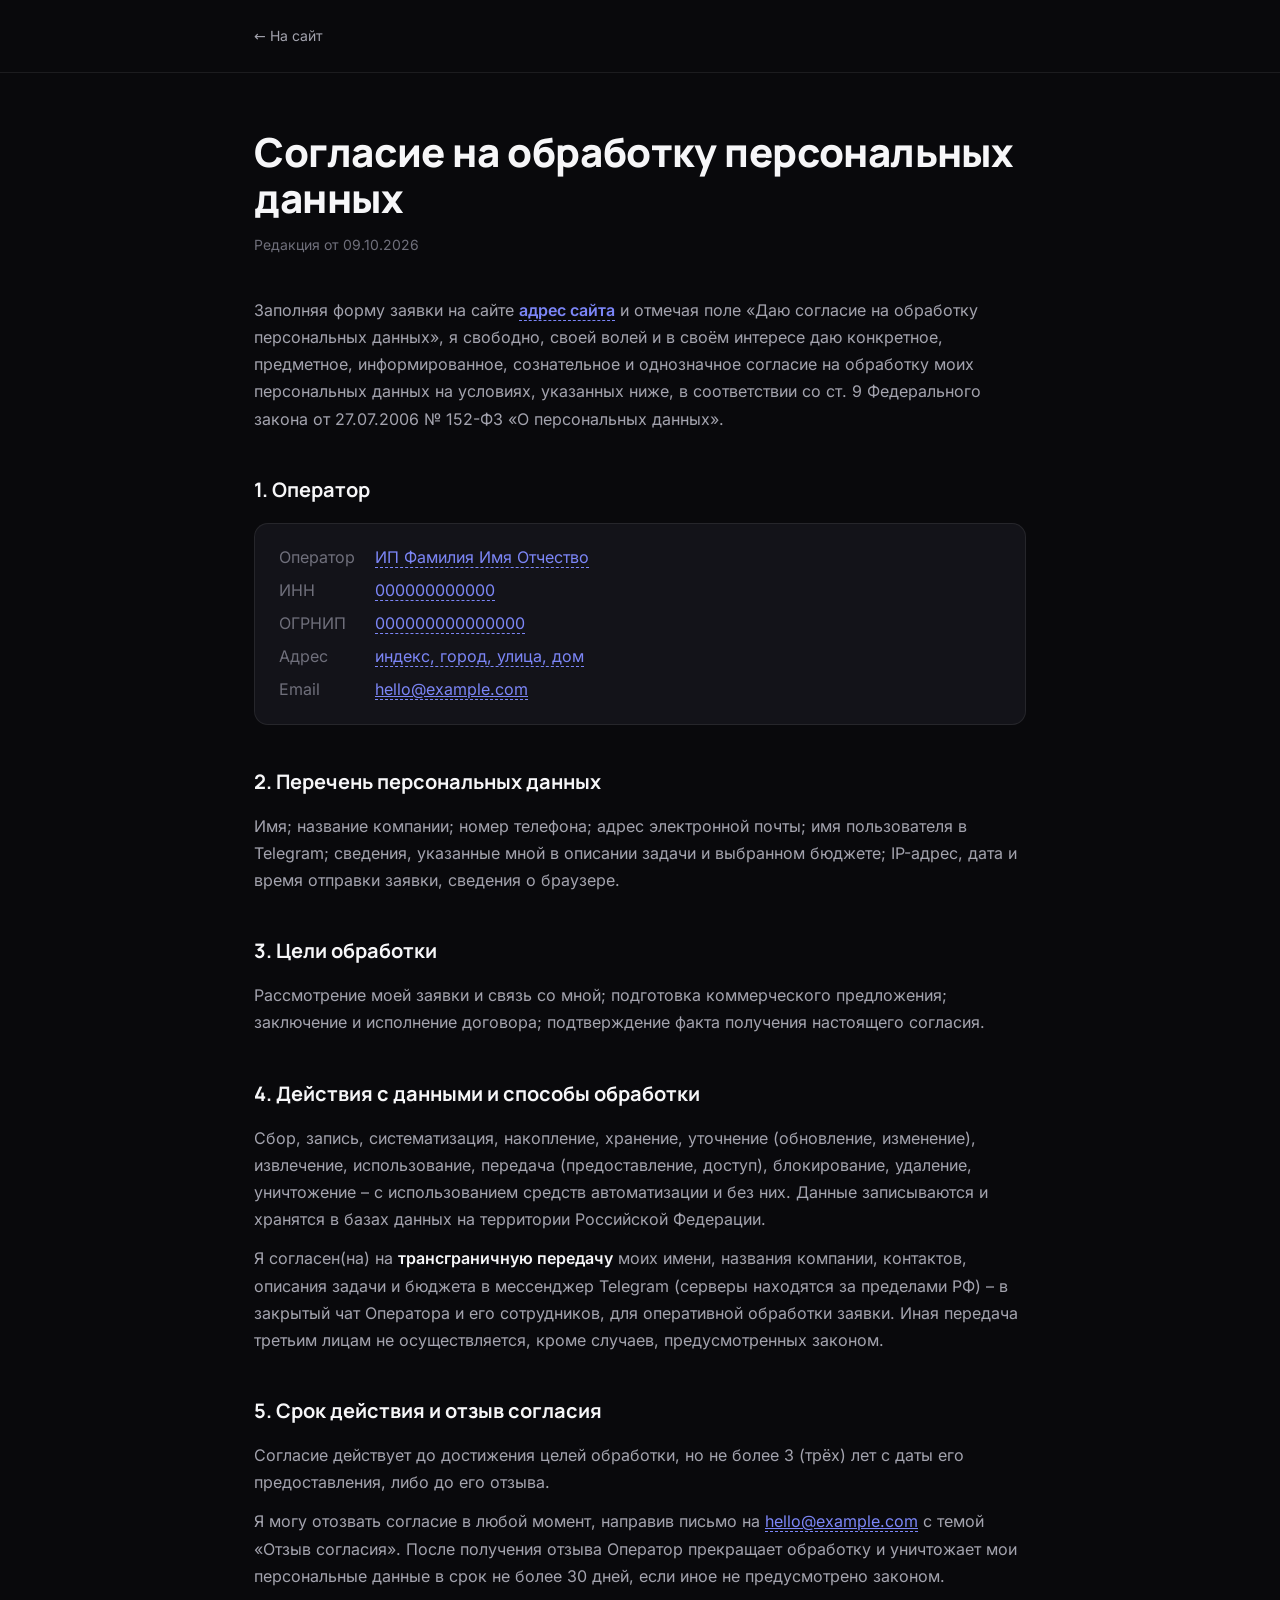
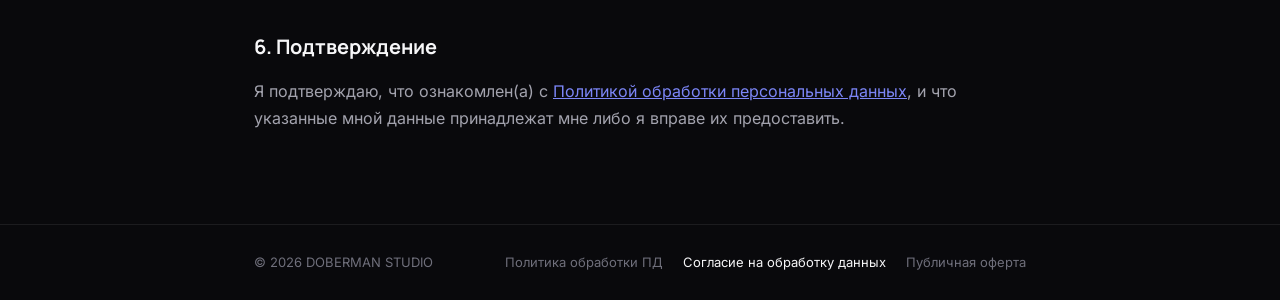
<file: consent.html>
<!DOCTYPE html>
<html lang="ru">
<head>
<meta charset="UTF-8">
<meta name="viewport" content="width=device-width, initial-scale=1.0">
<title>Согласие на обработку персональных данных – DOBERMAN</title>
<meta name="robots" content="noindex">
<link rel="icon" href="img/favicon.svg?v=2" type="image/svg+xml">
<link rel="icon" href="img/favicon-32.png?v=2" sizes="32x32" type="image/png">
<link rel="apple-touch-icon" href="img/apple-touch-icon.png?v=2">
<link rel="stylesheet" href="fonts/fonts.css">
<link rel="stylesheet" href="legal.css">
</head>
<body>

<header>
  <div class="wrap">
    <a class="back" href="index.html">← На сайт</a>
  </div>
</header>

<main>
  <div class="wrap">
    <h1>Согласие на обработку персональных данных</h1>
    <p class="meta">Редакция от 09.10.2026</p>

    <p>Заполняя форму заявки на сайте <b class="ph">адрес сайта</b> и отмечая поле «Даю согласие на обработку персональных данных», я свободно, своей волей и в своём интересе даю конкретное, предметное, информированное, сознательное и однозначное согласие на обработку моих персональных данных на условиях, указанных ниже, в соответствии со ст. 9 Федерального закона от 27.07.2006 № 152-ФЗ «О персональных данных».</p>

    <h2>1. Оператор</h2>
    <div class="card">
      <dl>
        <dt>Оператор</dt><dd><span class="ph">ИП Фамилия Имя Отчество</span></dd>
        <dt>ИНН</dt><dd><span class="ph">000000000000</span></dd>
        <dt>ОГРНИП</dt><dd><span class="ph">000000000000000</span></dd>
        <dt>Адрес</dt><dd><span class="ph">индекс, город, улица, дом</span></dd>
        <dt>Email</dt><dd><a href="mailto:hello@example.com"><span class="ph">hello@example.com</span></a></dd>
      </dl>
    </div>

    <h2>2. Перечень персональных данных</h2>
    <p>Имя; название компании; номер телефона; адрес электронной почты; имя пользователя в Telegram; сведения, указанные мной в описании задачи и выбранном бюджете; IP-адрес, дата и время отправки заявки, сведения о браузере.</p>

    <h2>3. Цели обработки</h2>
    <p>Рассмотрение моей заявки и связь со мной; подготовка коммерческого предложения; заключение и исполнение договора; подтверждение факта получения настоящего согласия.</p>

    <h2>4. Действия с данными и способы обработки</h2>
    <p>Сбор, запись, систематизация, накопление, хранение, уточнение (обновление, изменение), извлечение, использование, передача (предоставление, доступ), блокирование, удаление, уничтожение – с использованием средств автоматизации и без них. Данные записываются и хранятся в базах данных на территории Российской Федерации.</p>
    <p>Я согласен(на) на <b>трансграничную передачу</b> моих имени, названия компании, контактов, описания задачи и бюджета в мессенджер Telegram (серверы находятся за пределами РФ) – в закрытый чат Оператора и его сотрудников, для оперативной обработки заявки. Иная передача третьим лицам не осуществляется, кроме случаев, предусмотренных законом.</p>

    <h2>5. Срок действия и отзыв согласия</h2>
    <p>Согласие действует до достижения целей обработки, но не более 3 (трёх) лет с даты его предоставления, либо до его отзыва.</p>
    <p>Я могу отозвать согласие в любой момент, направив письмо на <a href="mailto:hello@example.com"><span class="ph">hello@example.com</span></a> с темой «Отзыв согласия». После получения отзыва Оператор прекращает обработку и уничтожает мои персональные данные в срок не более 30 дней, если иное не предусмотрено законом.</p>

    <h2>6. Подтверждение</h2>
    <p>Я подтверждаю, что ознакомлен(а) с <a href="privacy.html">Политикой обработки персональных данных</a>, и что указанные мной данные принадлежат мне либо я вправе их предоставить.</p>
  </div>
</main>

<footer>
  <div class="wrap">
    <span>© 2026 DOBERMAN STUDIO</span>
    <nav>
      <a href="privacy.html">Политика обработки ПД</a>
      <a href="consent.html" aria-current="page">Согласие на обработку данных</a>
      <a href="offer.html">Публичная оферта</a>
    </nav>
  </div>
</footer>

</body>
</html>
</file>
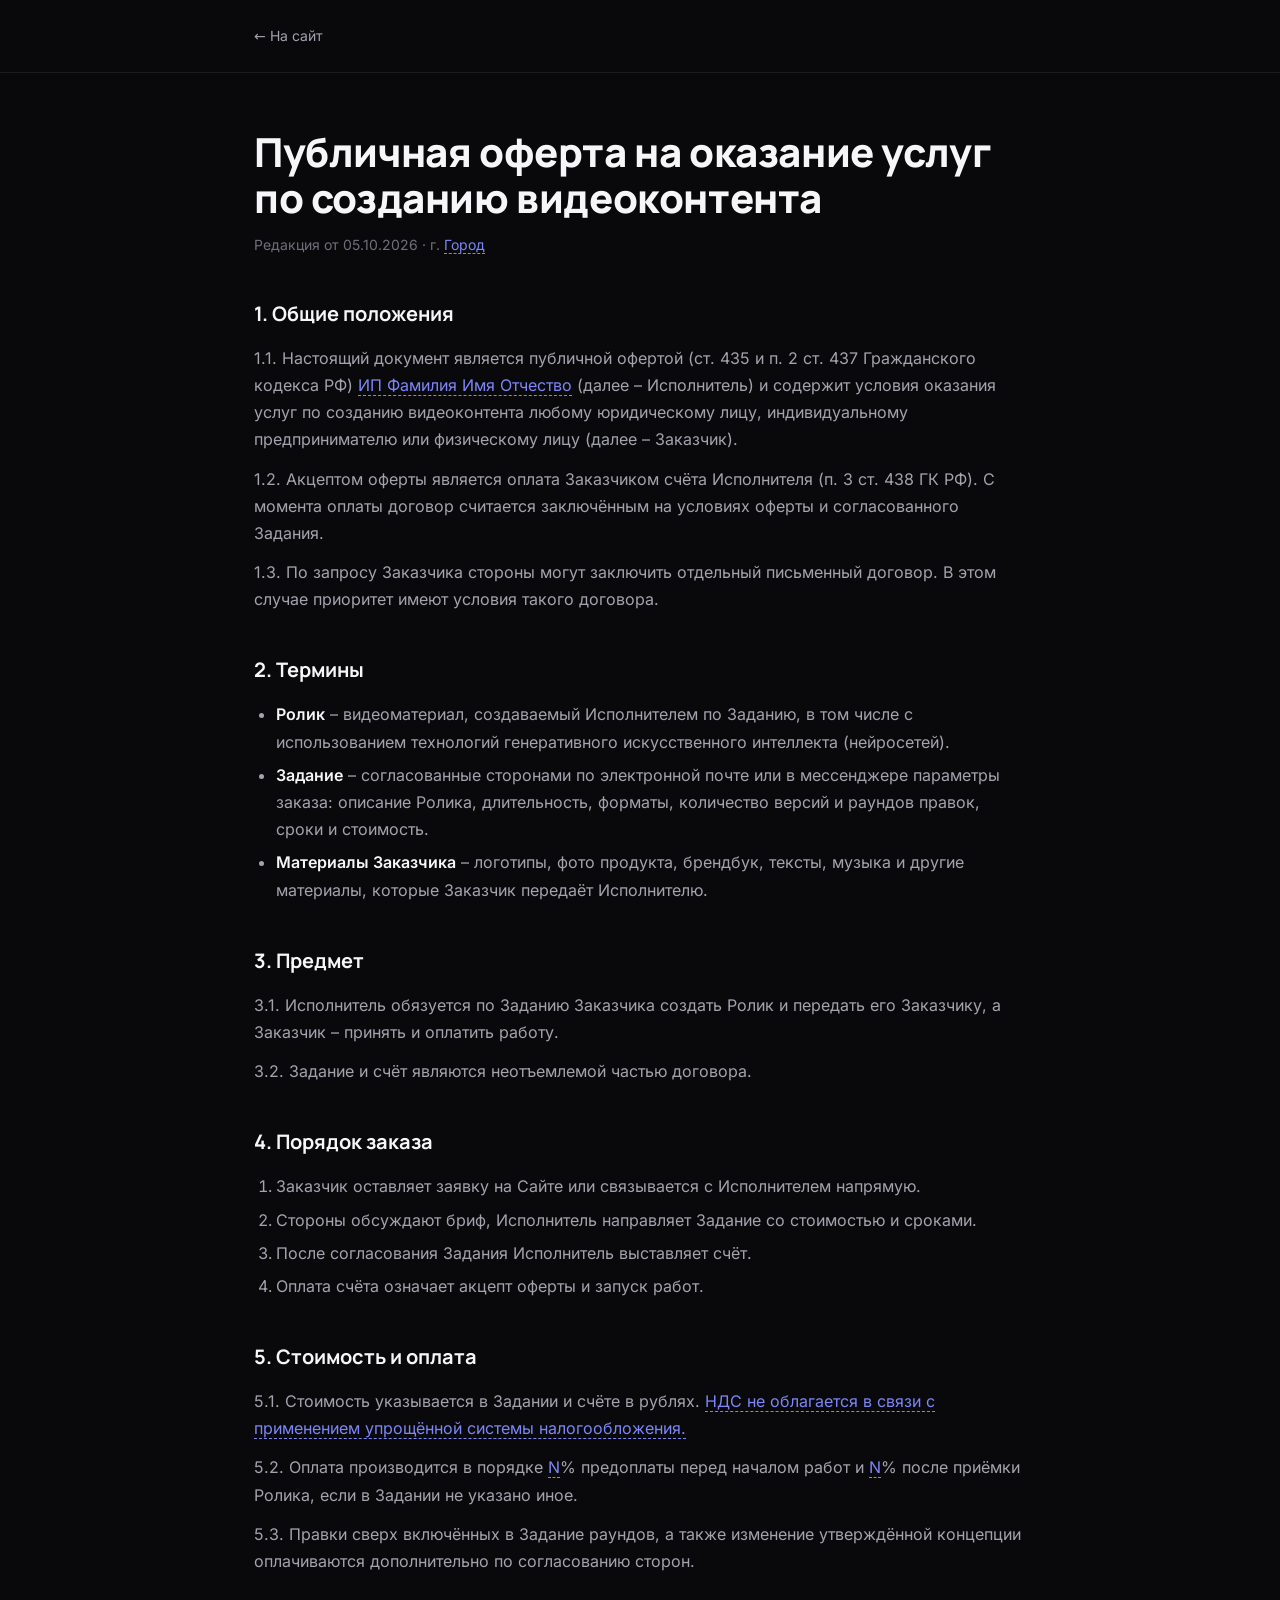
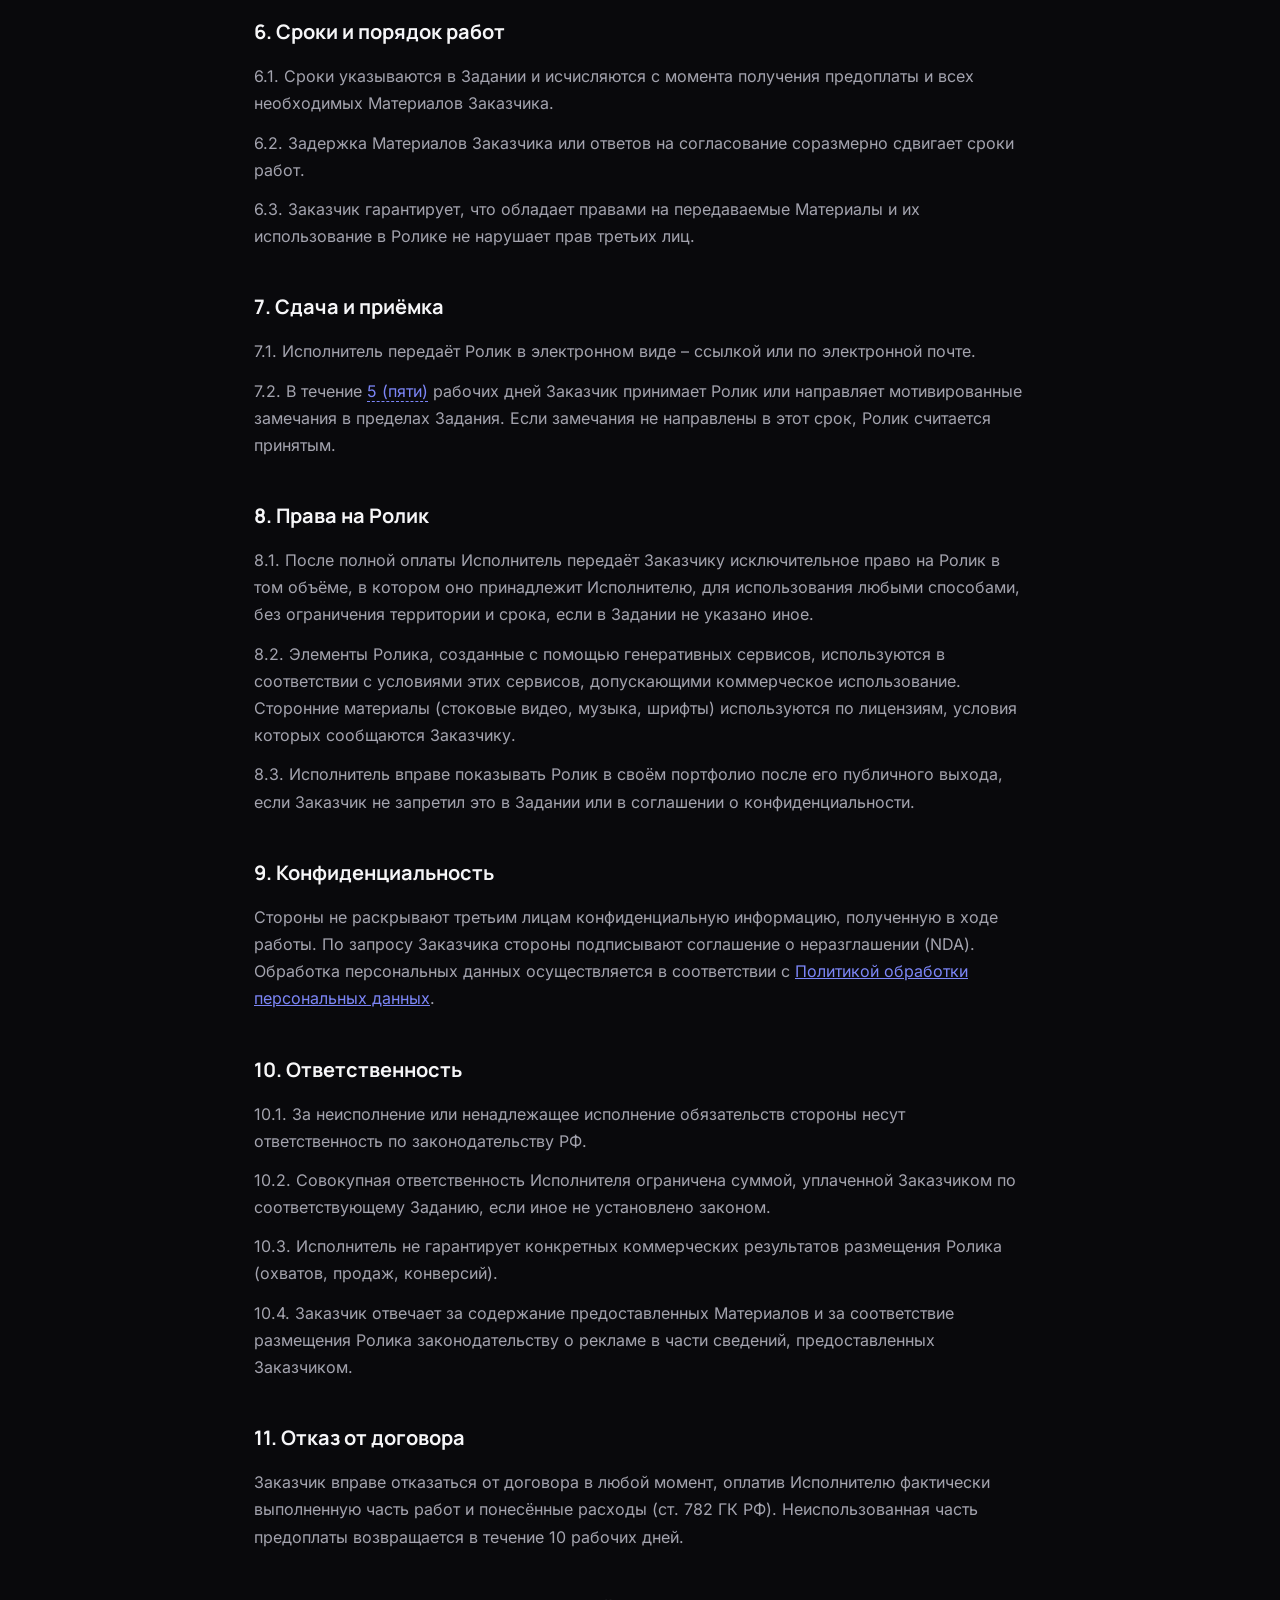
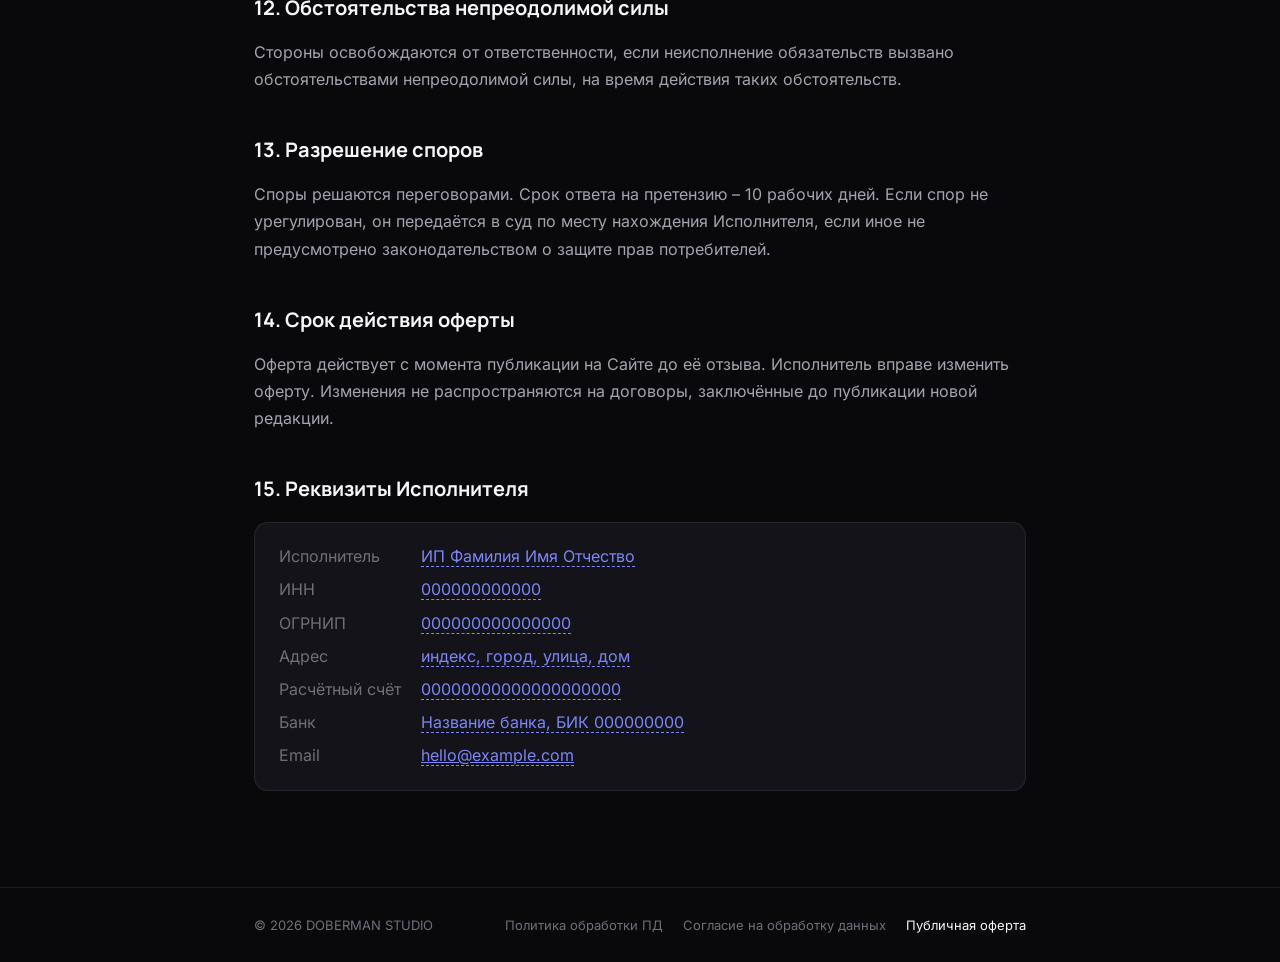
<file: offer.html>
<!DOCTYPE html>
<html lang="ru">
<head>
<meta charset="UTF-8">
<meta name="viewport" content="width=device-width, initial-scale=1.0">
<title>Публичная оферта – DOBERMAN</title>
<meta name="robots" content="noindex">
<link rel="icon" href="img/favicon.svg?v=2" type="image/svg+xml">
<link rel="icon" href="img/favicon-32.png?v=2" sizes="32x32" type="image/png">
<link rel="apple-touch-icon" href="img/apple-touch-icon.png?v=2">
<link rel="stylesheet" href="fonts/fonts.css">
<link rel="stylesheet" href="legal.css">
</head>
<body>

<header>
  <div class="wrap">
    <a class="back" href="index.html">← На сайт</a>
  </div>
</header>

<main>
  <div class="wrap">
    <h1>Публичная оферта на оказание услуг по созданию видеоконтента</h1>
    <p class="meta">Редакция от 05.10.2026 · г. <span class="ph">Город</span></p>

    <h2>1. Общие положения</h2>
    <p>1.1. Настоящий документ является публичной офертой (ст. 435 и п. 2 ст. 437 Гражданского кодекса РФ) <span class="ph">ИП Фамилия Имя Отчество</span> (далее – Исполнитель) и содержит условия оказания услуг по созданию видеоконтента любому юридическому лицу, индивидуальному предпринимателю или физическому лицу (далее – Заказчик).</p>
    <p>1.2. Акцептом оферты является оплата Заказчиком счёта Исполнителя (п. 3 ст. 438 ГК РФ). С момента оплаты договор считается заключённым на условиях оферты и согласованного Задания.</p>
    <p>1.3. По запросу Заказчика стороны могут заключить отдельный письменный договор. В этом случае приоритет имеют условия такого договора.</p>

    <h2>2. Термины</h2>
    <ul>
      <li><b>Ролик</b> – видеоматериал, создаваемый Исполнителем по Заданию, в том числе с использованием технологий генеративного искусственного интеллекта (нейросетей).</li>
      <li><b>Задание</b> – согласованные сторонами по электронной почте или в мессенджере параметры заказа: описание Ролика, длительность, форматы, количество версий и раундов правок, сроки и стоимость.</li>
      <li><b>Материалы Заказчика</b> – логотипы, фото продукта, брендбук, тексты, музыка и другие материалы, которые Заказчик передаёт Исполнителю.</li>
    </ul>

    <h2>3. Предмет</h2>
    <p>3.1. Исполнитель обязуется по Заданию Заказчика создать Ролик и передать его Заказчику, а Заказчик – принять и оплатить работу.</p>
    <p>3.2. Задание и счёт являются неотъемлемой частью договора.</p>

    <h2>4. Порядок заказа</h2>
    <ol>
      <li>Заказчик оставляет заявку на Сайте или связывается с Исполнителем напрямую.</li>
      <li>Стороны обсуждают бриф, Исполнитель направляет Задание со стоимостью и сроками.</li>
      <li>После согласования Задания Исполнитель выставляет счёт.</li>
      <li>Оплата счёта означает акцепт оферты и запуск работ.</li>
    </ol>

    <h2>5. Стоимость и оплата</h2>
    <p>5.1. Стоимость указывается в Задании и счёте в рублях. <span class="ph">НДС не облагается в связи с применением упрощённой системы налогообложения.</span></p>
    <p>5.2. Оплата производится в порядке <span class="ph">N</span>% предоплаты перед началом работ и <span class="ph">N</span>% после приёмки Ролика, если в Задании не указано иное.</p>
    <p>5.3. Правки сверх включённых в Задание раундов, а также изменение утверждённой концепции оплачиваются дополнительно по согласованию сторон.</p>

    <h2>6. Сроки и порядок работ</h2>
    <p>6.1. Сроки указываются в Задании и исчисляются с момента получения предоплаты и всех необходимых Материалов Заказчика.</p>
    <p>6.2. Задержка Материалов Заказчика или ответов на согласование соразмерно сдвигает сроки работ.</p>
    <p>6.3. Заказчик гарантирует, что обладает правами на передаваемые Материалы и их использование в Ролике не нарушает прав третьих лиц.</p>

    <h2>7. Сдача и приёмка</h2>
    <p>7.1. Исполнитель передаёт Ролик в электронном виде – ссылкой или по электронной почте.</p>
    <p>7.2. В течение <span class="ph">5 (пяти)</span> рабочих дней Заказчик принимает Ролик или направляет мотивированные замечания в пределах Задания. Если замечания не направлены в этот срок, Ролик считается принятым.</p>

    <h2>8. Права на Ролик</h2>
    <p>8.1. После полной оплаты Исполнитель передаёт Заказчику исключительное право на Ролик в том объёме, в котором оно принадлежит Исполнителю, для использования любыми способами, без ограничения территории и срока, если в Задании не указано иное.</p>
    <p>8.2. Элементы Ролика, созданные с помощью генеративных сервисов, используются в соответствии с условиями этих сервисов, допускающими коммерческое использование. Сторонние материалы (стоковые видео, музыка, шрифты) используются по лицензиям, условия которых сообщаются Заказчику.</p>
    <p>8.3. Исполнитель вправе показывать Ролик в своём портфолио после его публичного выхода, если Заказчик не запретил это в Задании или в соглашении о конфиденциальности.</p>

    <h2>9. Конфиденциальность</h2>
    <p>Стороны не раскрывают третьим лицам конфиденциальную информацию, полученную в ходе работы. По запросу Заказчика стороны подписывают соглашение о неразглашении (NDA). Обработка персональных данных осуществляется в соответствии с <a href="privacy.html">Политикой обработки персональных данных</a>.</p>

    <h2>10. Ответственность</h2>
    <p>10.1. За неисполнение или ненадлежащее исполнение обязательств стороны несут ответственность по законодательству РФ.</p>
    <p>10.2. Совокупная ответственность Исполнителя ограничена суммой, уплаченной Заказчиком по соответствующему Заданию, если иное не установлено законом.</p>
    <p>10.3. Исполнитель не гарантирует конкретных коммерческих результатов размещения Ролика (охватов, продаж, конверсий).</p>
    <p>10.4. Заказчик отвечает за содержание предоставленных Материалов и за соответствие размещения Ролика законодательству о рекламе в части сведений, предоставленных Заказчиком.</p>

    <h2>11. Отказ от договора</h2>
    <p>Заказчик вправе отказаться от договора в любой момент, оплатив Исполнителю фактически выполненную часть работ и понесённые расходы (ст. 782 ГК РФ). Неиспользованная часть предоплаты возвращается в течение 10 рабочих дней.</p>

    <h2>12. Обстоятельства непреодолимой силы</h2>
    <p>Стороны освобождаются от ответственности, если неисполнение обязательств вызвано обстоятельствами непреодолимой силы, на время действия таких обстоятельств.</p>

    <h2>13. Разрешение споров</h2>
    <p>Споры решаются переговорами. Срок ответа на претензию – 10 рабочих дней. Если спор не урегулирован, он передаётся в суд по месту нахождения Исполнителя, если иное не предусмотрено законодательством о защите прав потребителей.</p>

    <h2>14. Срок действия оферты</h2>
    <p>Оферта действует с момента публикации на Сайте до её отзыва. Исполнитель вправе изменить оферту. Изменения не распространяются на договоры, заключённые до публикации новой редакции.</p>

    <h2>15. Реквизиты Исполнителя</h2>
    <div class="card">
      <dl>
        <dt>Исполнитель</dt><dd><span class="ph">ИП Фамилия Имя Отчество</span></dd>
        <dt>ИНН</dt><dd><span class="ph">000000000000</span></dd>
        <dt>ОГРНИП</dt><dd><span class="ph">000000000000000</span></dd>
        <dt>Адрес</dt><dd><span class="ph">индекс, город, улица, дом</span></dd>
        <dt>Расчётный счёт</dt><dd><span class="ph">00000000000000000000</span></dd>
        <dt>Банк</dt><dd><span class="ph">Название банка, БИК 000000000</span></dd>
        <dt>Email</dt><dd><a href="mailto:hello@example.com"><span class="ph">hello@example.com</span></a></dd>
      </dl>
    </div>
  </div>
</main>

<footer>
  <div class="wrap">
    <span>© 2026 DOBERMAN STUDIO</span>
    <nav>
      <a href="privacy.html">Политика обработки ПД</a>
      <a href="consent.html">Согласие на обработку данных</a>
      <a href="offer.html" aria-current="page">Публичная оферта</a>
    </nav>
  </div>
</footer>

</body>
</html>
</file>
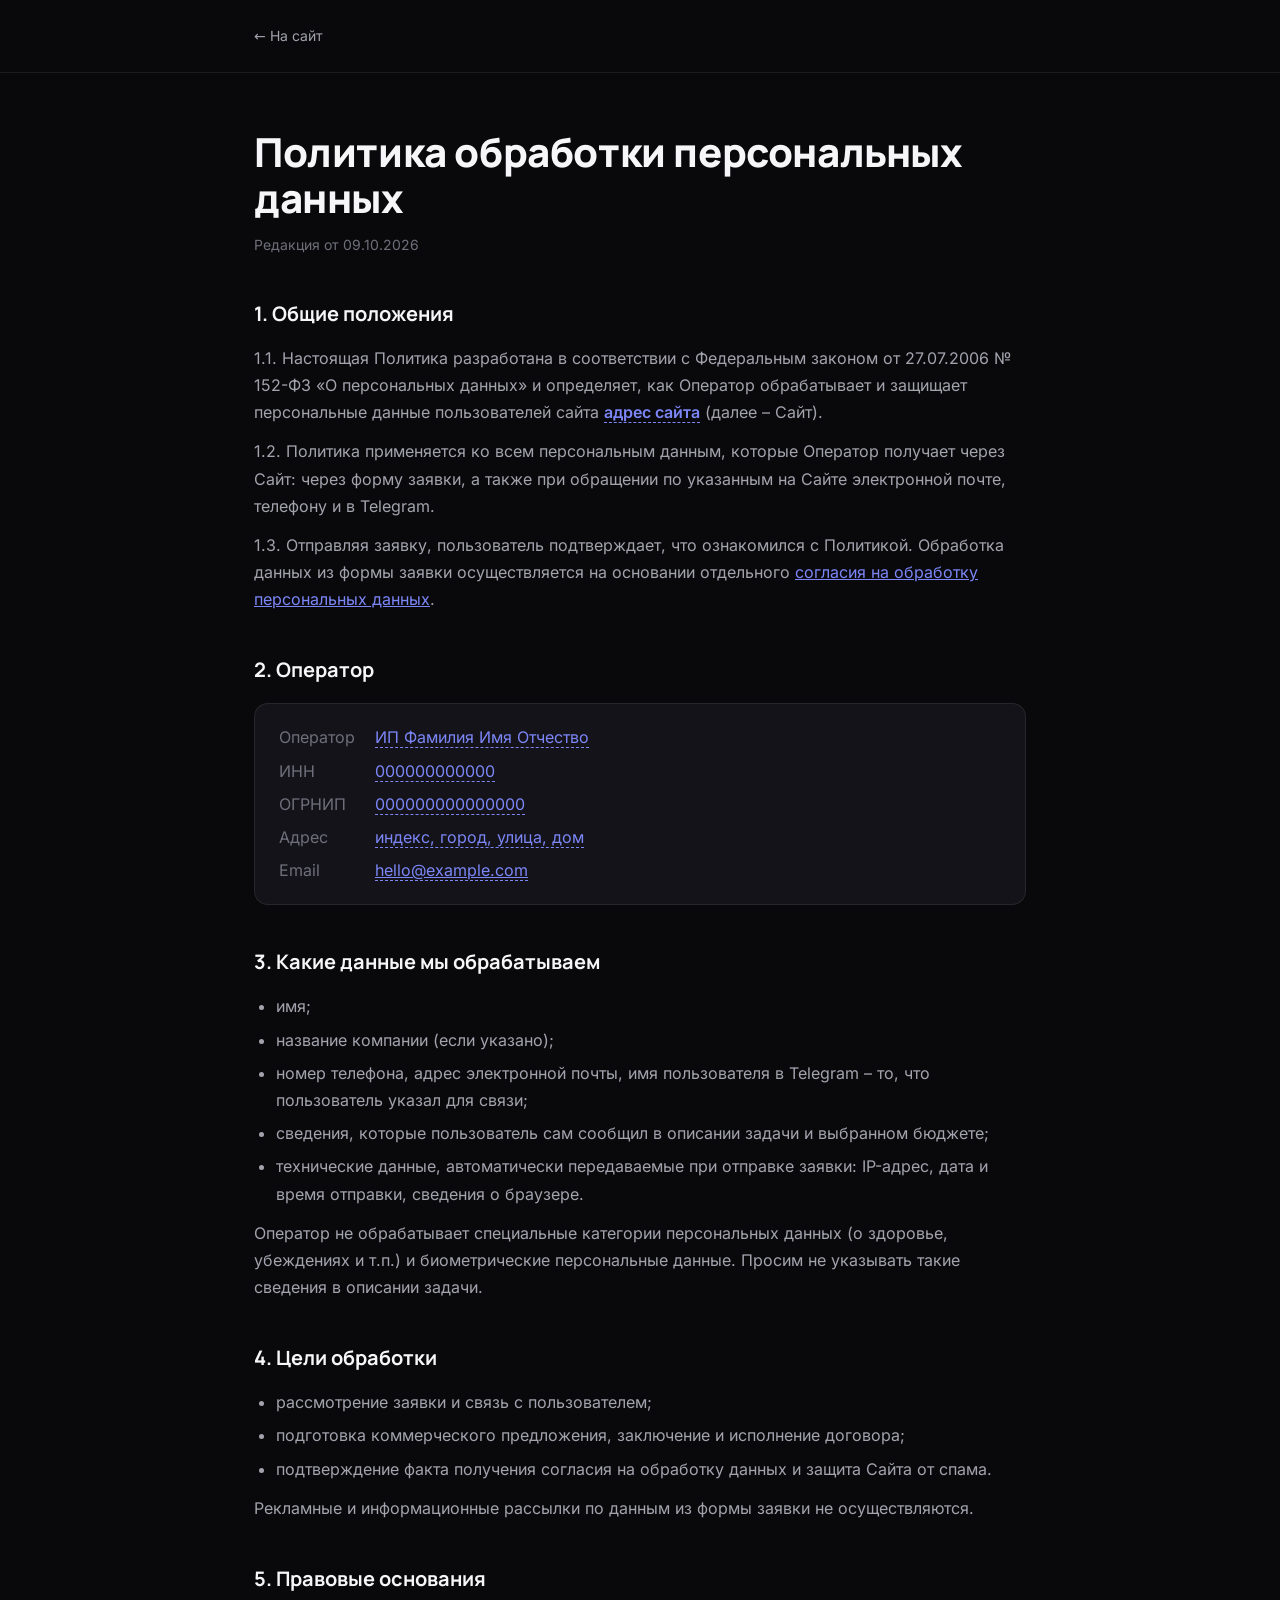
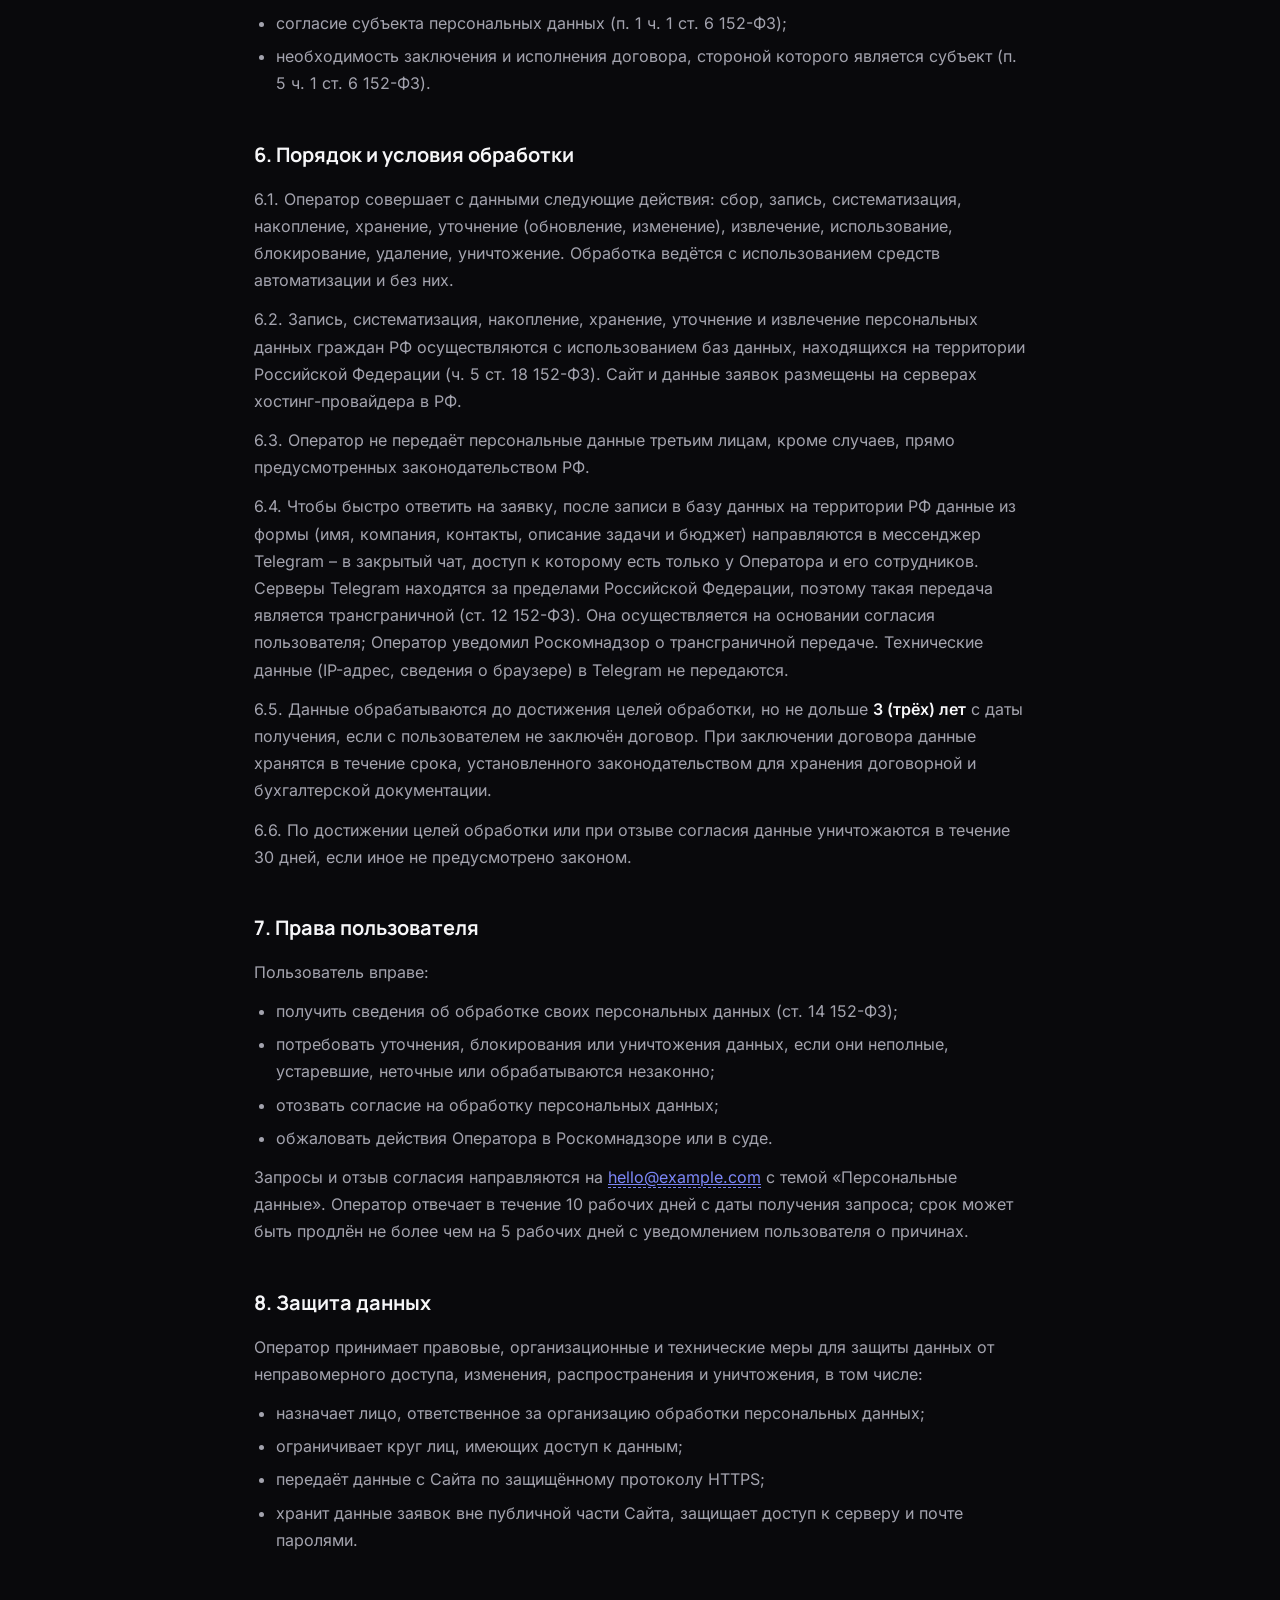
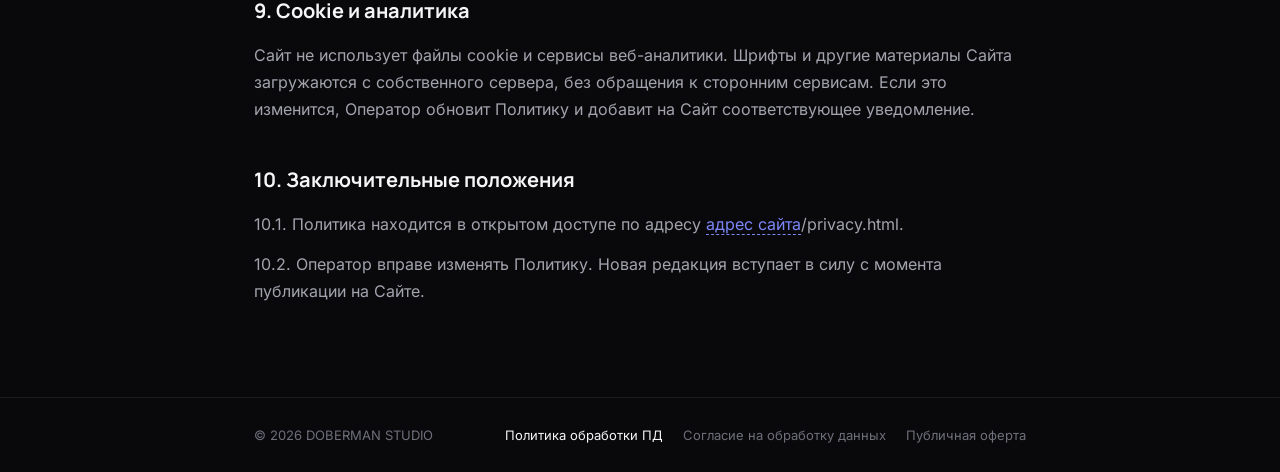
<file: privacy.html>
<!DOCTYPE html>
<html lang="ru">
<head>
<meta charset="UTF-8">
<meta name="viewport" content="width=device-width, initial-scale=1.0">
<title>Политика обработки персональных данных – DOBERMAN</title>
<meta name="robots" content="noindex">
<link rel="icon" href="img/favicon.svg?v=2" type="image/svg+xml">
<link rel="icon" href="img/favicon-32.png?v=2" sizes="32x32" type="image/png">
<link rel="apple-touch-icon" href="img/apple-touch-icon.png?v=2">
<link rel="stylesheet" href="fonts/fonts.css">
<link rel="stylesheet" href="legal.css">
</head>
<body>

<header>
  <div class="wrap">
    <a class="back" href="index.html">← На сайт</a>
  </div>
</header>

<main>
  <div class="wrap">
    <h1>Политика обработки персональных данных</h1>
    <p class="meta">Редакция от 09.10.2026</p>

    <h2>1. Общие положения</h2>
    <p>1.1. Настоящая Политика разработана в соответствии с Федеральным законом от 27.07.2006 № 152-ФЗ «О персональных данных» и определяет, как Оператор обрабатывает и защищает персональные данные пользователей сайта <b class="ph">адрес сайта</b> (далее – Сайт).</p>
    <p>1.2. Политика применяется ко всем персональным данным, которые Оператор получает через Сайт: через форму заявки, а также при обращении по указанным на Сайте электронной почте, телефону и в Telegram.</p>
    <p>1.3. Отправляя заявку, пользователь подтверждает, что ознакомился с Политикой. Обработка данных из формы заявки осуществляется на основании отдельного <a href="consent.html">согласия на обработку персональных данных</a>.</p>

    <h2>2. Оператор</h2>
    <div class="card">
      <dl>
        <dt>Оператор</dt><dd><span class="ph">ИП Фамилия Имя Отчество</span></dd>
        <dt>ИНН</dt><dd><span class="ph">000000000000</span></dd>
        <dt>ОГРНИП</dt><dd><span class="ph">000000000000000</span></dd>
        <dt>Адрес</dt><dd><span class="ph">индекс, город, улица, дом</span></dd>
        <dt>Email</dt><dd><a href="mailto:hello@example.com"><span class="ph">hello@example.com</span></a></dd>
      </dl>
    </div>

    <h2>3. Какие данные мы обрабатываем</h2>
    <ul>
      <li>имя;</li>
      <li>название компании (если указано);</li>
      <li>номер телефона, адрес электронной почты, имя пользователя в Telegram – то, что пользователь указал для связи;</li>
      <li>сведения, которые пользователь сам сообщил в описании задачи и выбранном бюджете;</li>
      <li>технические данные, автоматически передаваемые при отправке заявки: IP-адрес, дата и время отправки, сведения о браузере.</li>
    </ul>
    <p>Оператор не обрабатывает специальные категории персональных данных (о здоровье, убеждениях и т.п.) и биометрические персональные данные. Просим не указывать такие сведения в описании задачи.</p>

    <h2>4. Цели обработки</h2>
    <ul>
      <li>рассмотрение заявки и связь с пользователем;</li>
      <li>подготовка коммерческого предложения, заключение и исполнение договора;</li>
      <li>подтверждение факта получения согласия на обработку данных и защита Сайта от спама.</li>
    </ul>
    <p>Рекламные и информационные рассылки по данным из формы заявки не осуществляются.</p>

    <h2>5. Правовые основания</h2>
    <ul>
      <li>согласие субъекта персональных данных (п. 1 ч. 1 ст. 6 152-ФЗ);</li>
      <li>необходимость заключения и исполнения договора, стороной которого является субъект (п. 5 ч. 1 ст. 6 152-ФЗ).</li>
    </ul>

    <h2>6. Порядок и условия обработки</h2>
    <p>6.1. Оператор совершает с данными следующие действия: сбор, запись, систематизация, накопление, хранение, уточнение (обновление, изменение), извлечение, использование, блокирование, удаление, уничтожение. Обработка ведётся с использованием средств автоматизации и без них.</p>
    <p>6.2. Запись, систематизация, накопление, хранение, уточнение и извлечение персональных данных граждан РФ осуществляются с использованием баз данных, находящихся на территории Российской Федерации (ч. 5 ст. 18 152-ФЗ). Сайт и данные заявок размещены на серверах хостинг-провайдера в РФ.</p>
    <p>6.3. Оператор не передаёт персональные данные третьим лицам, кроме случаев, прямо предусмотренных законодательством РФ.</p>
    <p>6.4. Чтобы быстро ответить на заявку, после записи в базу данных на территории РФ данные из формы (имя, компания, контакты, описание задачи и бюджет) направляются в мессенджер Telegram – в закрытый чат, доступ к которому есть только у Оператора и его сотрудников. Серверы Telegram находятся за пределами Российской Федерации, поэтому такая передача является трансграничной (ст. 12 152-ФЗ). Она осуществляется на основании согласия пользователя; Оператор уведомил Роскомнадзор о трансграничной передаче. Технические данные (IP-адрес, сведения о браузере) в Telegram не передаются.</p>
    <p>6.5. Данные обрабатываются до достижения целей обработки, но не дольше <b>3 (трёх) лет</b> с даты получения, если с пользователем не заключён договор. При заключении договора данные хранятся в течение срока, установленного законодательством для хранения договорной и бухгалтерской документации.</p>
    <p>6.6. По достижении целей обработки или при отзыве согласия данные уничтожаются в течение 30 дней, если иное не предусмотрено законом.</p>

    <h2>7. Права пользователя</h2>
    <p>Пользователь вправе:</p>
    <ul>
      <li>получить сведения об обработке своих персональных данных (ст. 14 152-ФЗ);</li>
      <li>потребовать уточнения, блокирования или уничтожения данных, если они неполные, устаревшие, неточные или обрабатываются незаконно;</li>
      <li>отозвать согласие на обработку персональных данных;</li>
      <li>обжаловать действия Оператора в Роскомнадзоре или в суде.</li>
    </ul>
    <p>Запросы и отзыв согласия направляются на <a href="mailto:hello@example.com"><span class="ph">hello@example.com</span></a> с темой «Персональные данные». Оператор отвечает в течение 10 рабочих дней с даты получения запроса; срок может быть продлён не более чем на 5 рабочих дней с уведомлением пользователя о причинах.</p>

    <h2>8. Защита данных</h2>
    <p>Оператор принимает правовые, организационные и технические меры для защиты данных от неправомерного доступа, изменения, распространения и уничтожения, в том числе:</p>
    <ul>
      <li>назначает лицо, ответственное за организацию обработки персональных данных;</li>
      <li>ограничивает круг лиц, имеющих доступ к данным;</li>
      <li>передаёт данные с Сайта по защищённому протоколу HTTPS;</li>
      <li>хранит данные заявок вне публичной части Сайта, защищает доступ к серверу и почте паролями.</li>
    </ul>

    <h2>9. Cookie и аналитика</h2>
    <p>Сайт не использует файлы cookie и сервисы веб-аналитики. Шрифты и другие материалы Сайта загружаются с собственного сервера, без обращения к сторонним сервисам. Если это изменится, Оператор обновит Политику и добавит на Сайт соответствующее уведомление.</p>

    <h2>10. Заключительные положения</h2>
    <p>10.1. Политика находится в открытом доступе по адресу <span class="ph">адрес сайта</span>/privacy.html.</p>
    <p>10.2. Оператор вправе изменять Политику. Новая редакция вступает в силу с момента публикации на Сайте.</p>
  </div>
</main>

<footer>
  <div class="wrap">
    <span>© 2026 DOBERMAN STUDIO</span>
    <nav>
      <a href="privacy.html" aria-current="page">Политика обработки ПД</a>
      <a href="consent.html">Согласие на обработку данных</a>
      <a href="offer.html">Публичная оферта</a>
    </nav>
  </div>
</footer>

</body>
</html>
</file>
<file: fonts/fonts.css>
/* Шрифты Inter, Manrope и Anton (надпись на первом экране) лежат на нашем сервере — сайт не обращается к Google */
@font-face{font-family: 'Inter'; font-style: normal; font-weight: 400; font-display: swap; src: url(inter-cyrillic.woff2) format('woff2'); unicode-range: U+0301, U+0400-045F, U+0490-0491, U+04B0-04B1, U+2116;}
@font-face{font-family: 'Inter'; font-style: normal; font-weight: 400; font-display: swap; src: url(inter-latin.woff2) format('woff2'); unicode-range: U+0000-00FF, U+0131, U+0152-0153, U+02BB-02BC, U+02C6, U+02DA, U+02DC, U+0304, U+0308, U+0329, U+2000-206F, U+20AC, U+2122, U+2191, U+2193, U+2212, U+2215, U+FEFF, U+FFFD;}
@font-face{font-family: 'Inter'; font-style: normal; font-weight: 500; font-display: swap; src: url(inter-cyrillic.woff2) format('woff2'); unicode-range: U+0301, U+0400-045F, U+0490-0491, U+04B0-04B1, U+2116;}
@font-face{font-family: 'Inter'; font-style: normal; font-weight: 500; font-display: swap; src: url(inter-latin.woff2) format('woff2'); unicode-range: U+0000-00FF, U+0131, U+0152-0153, U+02BB-02BC, U+02C6, U+02DA, U+02DC, U+0304, U+0308, U+0329, U+2000-206F, U+20AC, U+2122, U+2191, U+2193, U+2212, U+2215, U+FEFF, U+FFFD;}
@font-face{font-family: 'Inter'; font-style: normal; font-weight: 600; font-display: swap; src: url(inter-cyrillic.woff2) format('woff2'); unicode-range: U+0301, U+0400-045F, U+0490-0491, U+04B0-04B1, U+2116;}
@font-face{font-family: 'Inter'; font-style: normal; font-weight: 600; font-display: swap; src: url(inter-latin.woff2) format('woff2'); unicode-range: U+0000-00FF, U+0131, U+0152-0153, U+02BB-02BC, U+02C6, U+02DA, U+02DC, U+0304, U+0308, U+0329, U+2000-206F, U+20AC, U+2122, U+2191, U+2193, U+2212, U+2215, U+FEFF, U+FFFD;}
@font-face{font-family: 'Manrope'; font-style: normal; font-weight: 500; font-display: swap; src: url(manrope-cyrillic.woff2) format('woff2'); unicode-range: U+0301, U+0400-045F, U+0490-0491, U+04B0-04B1, U+2116;}
@font-face{font-family: 'Manrope'; font-style: normal; font-weight: 500; font-display: swap; src: url(manrope-latin.woff2) format('woff2'); unicode-range: U+0000-00FF, U+0131, U+0152-0153, U+02BB-02BC, U+02C6, U+02DA, U+02DC, U+0304, U+0308, U+0329, U+2000-206F, U+20AC, U+2122, U+2191, U+2193, U+2212, U+2215, U+FEFF, U+FFFD;}
@font-face{font-family: 'Manrope'; font-style: normal; font-weight: 600; font-display: swap; src: url(manrope-cyrillic.woff2) format('woff2'); unicode-range: U+0301, U+0400-045F, U+0490-0491, U+04B0-04B1, U+2116;}
@font-face{font-family: 'Manrope'; font-style: normal; font-weight: 600; font-display: swap; src: url(manrope-latin.woff2) format('woff2'); unicode-range: U+0000-00FF, U+0131, U+0152-0153, U+02BB-02BC, U+02C6, U+02DA, U+02DC, U+0304, U+0308, U+0329, U+2000-206F, U+20AC, U+2122, U+2191, U+2193, U+2212, U+2215, U+FEFF, U+FFFD;}
@font-face{font-family: 'Manrope'; font-style: normal; font-weight: 700; font-display: swap; src: url(manrope-cyrillic.woff2) format('woff2'); unicode-range: U+0301, U+0400-045F, U+0490-0491, U+04B0-04B1, U+2116;}
@font-face{font-family: 'Manrope'; font-style: normal; font-weight: 700; font-display: swap; src: url(manrope-latin.woff2) format('woff2'); unicode-range: U+0000-00FF, U+0131, U+0152-0153, U+02BB-02BC, U+02C6, U+02DA, U+02DC, U+0304, U+0308, U+0329, U+2000-206F, U+20AC, U+2122, U+2191, U+2193, U+2212, U+2215, U+FEFF, U+FFFD;}
@font-face{font-family: 'Manrope'; font-style: normal; font-weight: 800; font-display: swap; src: url(manrope-cyrillic.woff2) format('woff2'); unicode-range: U+0301, U+0400-045F, U+0490-0491, U+04B0-04B1, U+2116;}
@font-face{font-family: 'Manrope'; font-style: normal; font-weight: 800; font-display: swap; src: url(manrope-latin.woff2) format('woff2'); unicode-range: U+0000-00FF, U+0131, U+0152-0153, U+02BB-02BC, U+02C6, U+02DA, U+02DC, U+0304, U+0308, U+0329, U+2000-206F, U+20AC, U+2122, U+2191, U+2193, U+2212, U+2215, U+FEFF, U+FFFD;}
@font-face{font-family: 'Anton'; font-style: normal; font-weight: 400; font-display: swap; src: url(anton-latin.woff2) format('woff2'); unicode-range: U+0000-00FF, U+0131, U+0152-0153, U+02BB-02BC, U+02C6, U+02DA, U+02DC, U+0304, U+0308, U+0329, U+2000-206F, U+20AC, U+2122, U+2191, U+2193, U+2212, U+2215, U+FEFF, U+FFFD;}
</file>
<file: legal.css>
/* Общий стиль юридических страниц (политика, согласие, оферта) */
:root{
  --bg:#09090c;--surface:#131319;--line:rgba(255,255,255,.08);
  --text:#f6f6f8;--muted:#a3a3ae;--muted-dim:#6f6f7b;--accent:#4f5bf2;--accent-soft:#7c86f7;
}
*{box-sizing:border-box;margin:0;padding:0}
body{
  background:var(--bg);color:var(--text);
  font-family:"Inter",system-ui,-apple-system,sans-serif;font-size:16px;line-height:1.7;
  -webkit-font-smoothing:antialiased;
}
a{color:var(--accent-soft)}
.wrap{max-width:820px;margin:0 auto;padding:0 24px}

header{border-bottom:1px solid var(--line)}
header .wrap{display:flex;align-items:center;justify-content:space-between;height:72px}
.brand{display:flex;align-items:center;gap:10px;color:var(--text);text-decoration:none;font-family:"Manrope",sans-serif;font-weight:800;letter-spacing:.03em}
.brand i{width:30px;height:30px;border-radius:8px;display:grid;place-items:center;background:linear-gradient(150deg,var(--accent),#3a45d6)}
.brand i svg{width:13px;height:13px;fill:#fff;margin-left:2px}
.brand span{color:var(--muted-dim);font-weight:600}
.back{font-size:14px;color:var(--muted);text-decoration:none}
.back:hover{color:var(--text)}

main{padding:56px 0 80px}
h1{font-family:"Manrope",sans-serif;font-weight:800;font-size:clamp(28px,5vw,40px);line-height:1.15;letter-spacing:-.01em;margin-bottom:12px}
.meta{color:var(--muted-dim);font-size:14px;margin-bottom:40px}
h2{font-family:"Manrope",sans-serif;font-weight:700;font-size:20px;margin:40px 0 14px}
p,li{color:var(--muted)}
p{margin-bottom:12px}
ol,ul{padding-left:22px;margin-bottom:12px;display:grid;gap:6px}
b,strong{color:var(--text);font-weight:600}
.card{padding:20px 24px;border-radius:14px;background:var(--surface);border:1px solid var(--line);margin:16px 0}
.card p:last-child{margin-bottom:0}
dl{display:grid;grid-template-columns:auto 1fr;gap:6px 20px}
dt{color:var(--muted-dim)}
dd{color:var(--text)}
.ph{color:var(--accent-soft);border-bottom:1px dashed currentColor}

footer{border-top:1px solid var(--line);padding:26px 0;color:var(--muted-dim);font-size:13px}
footer .wrap{display:flex;flex-wrap:wrap;justify-content:space-between;gap:10px 24px}
footer nav{display:flex;flex-wrap:wrap;gap:6px 20px}
footer a{color:var(--muted-dim);text-decoration:none}
footer a:hover,footer a[aria-current]{color:var(--text)}

@media(max-width:520px){
  dl{grid-template-columns:1fr;gap:2px}
  dd{margin-bottom:8px}
}
</file>
